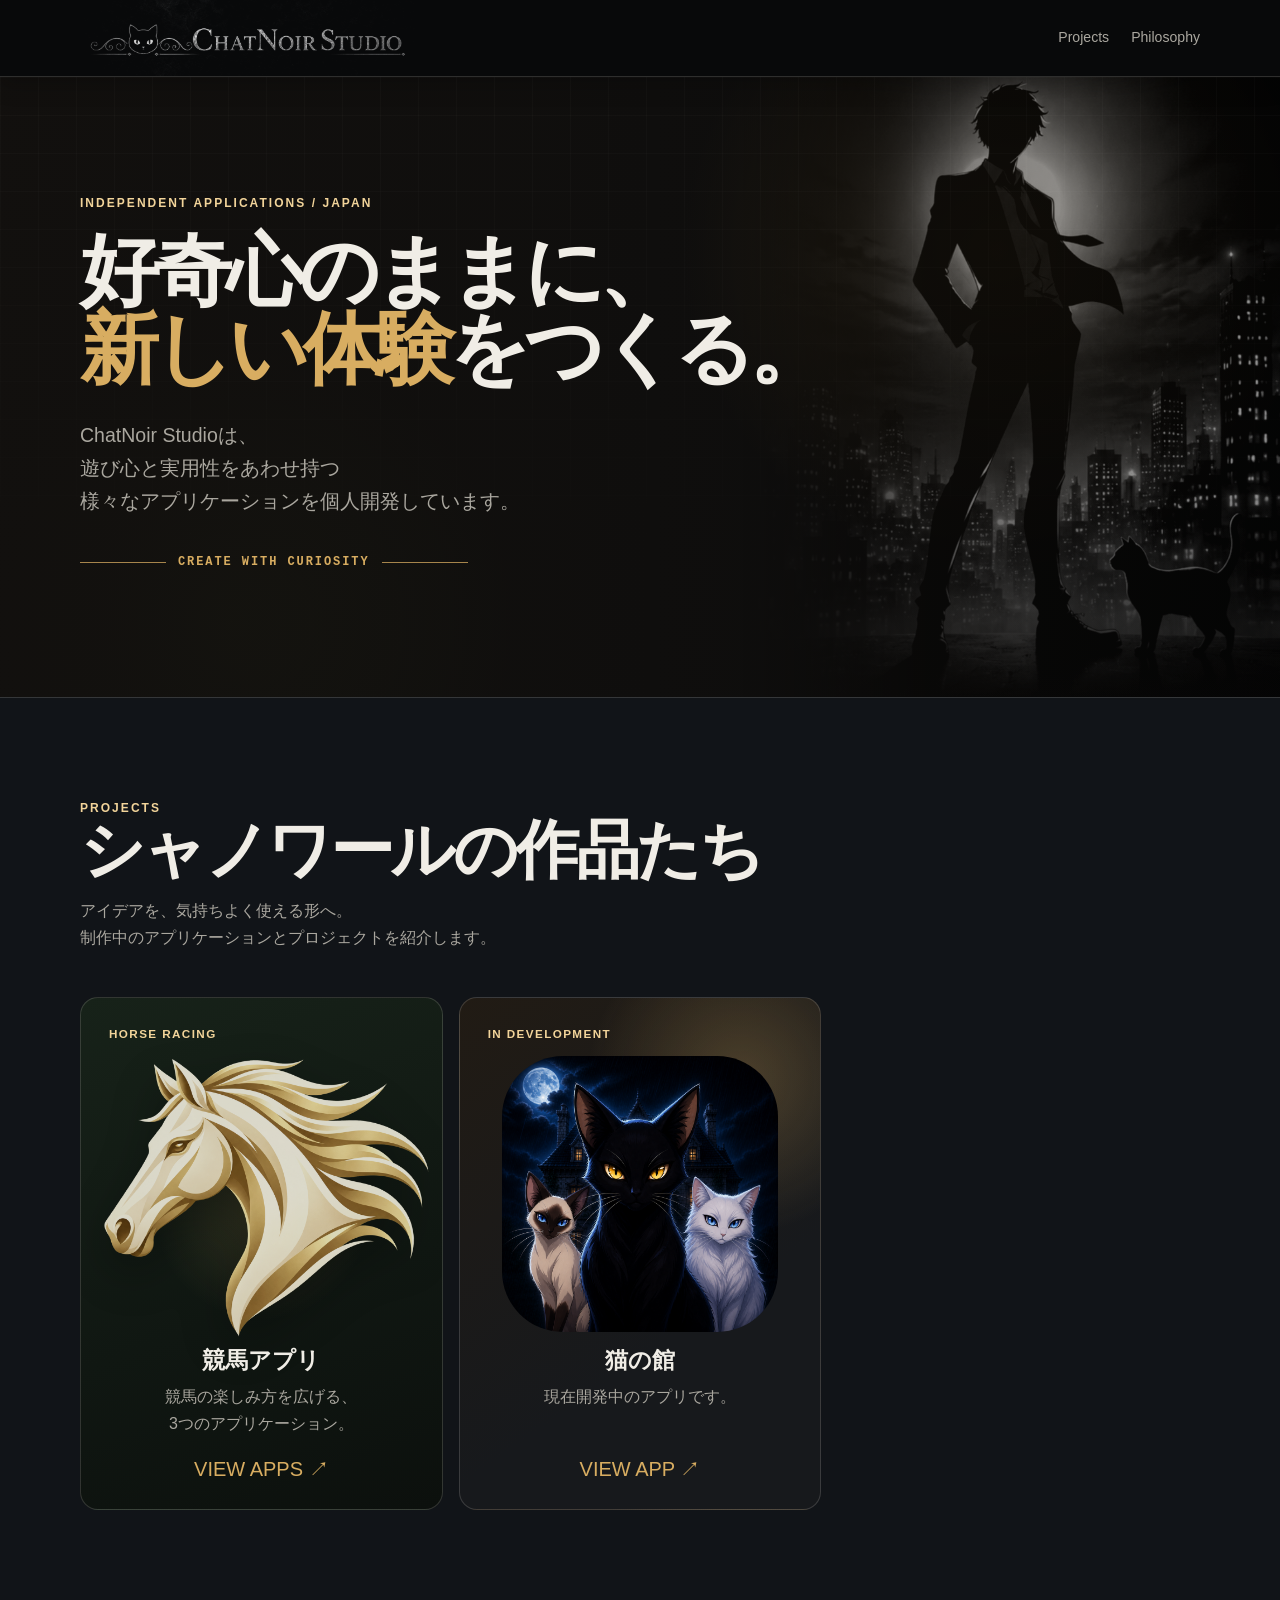
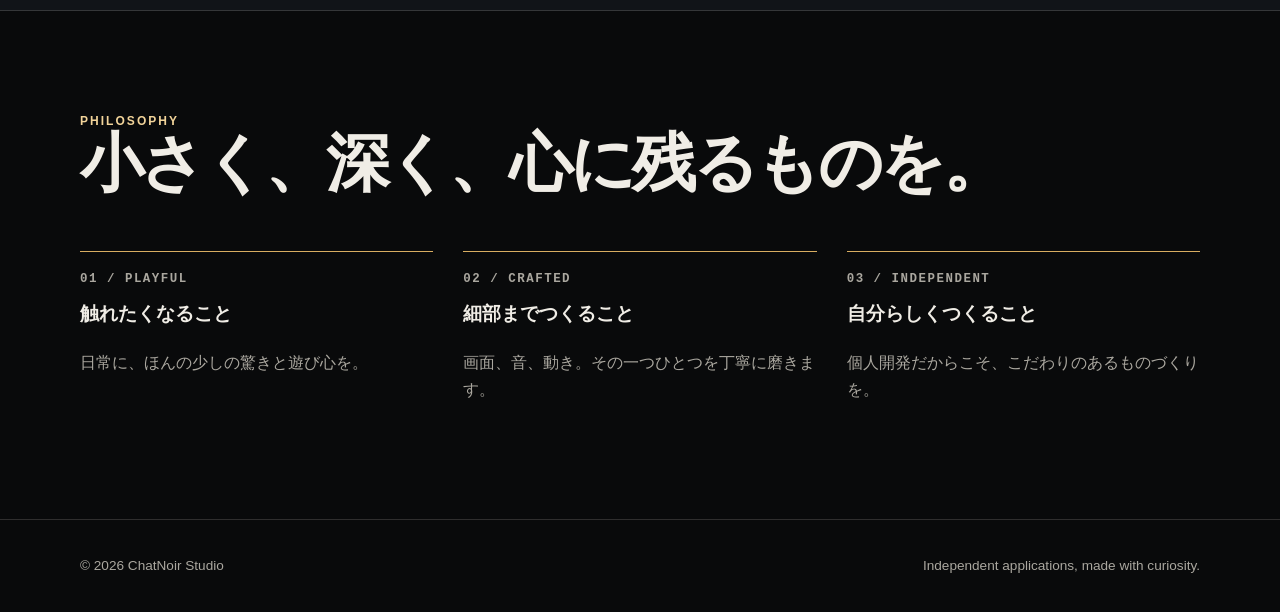
<file: index.html>
<!doctype html>
<html lang="ja"><head><meta charset="utf-8"><meta name="viewport" content="width=device-width, initial-scale=1"><meta name="description" content="ChatNoir Studioは、遊び心と実用性をあわせ持つ個人開発アプリケーションを制作しています。"><meta name="theme-color" content="#090a0b"><meta property="og:title" content="ChatNoir Studio"><meta property="og:description" content="遊び心と実用性をあわせ持つ、個人開発アプリケーション。"><meta property="og:type" content="website"><meta property="og:url" content="https://true-ocean.github.io/"><meta property="og:locale" content="ja_JP"><meta property="og:site_name" content="ChatNoir Studio"><meta property="og:image" content="https://true-ocean.github.io/assets/og-home.png"><meta property="og:image:type" content="image/png"><meta property="og:image:width" content="1200"><meta property="og:image:height" content="630"><meta property="og:image:alt" content="夜の街に立つ人物と黒猫。好奇心のままに、新しい体験をつくる。"><meta name="twitter:card" content="summary_large_image"><meta name="twitter:title" content="ChatNoir Studio"><meta name="twitter:description" content="遊び心と実用性をあわせ持つ、個人開発アプリケーション。"><meta name="twitter:image" content="https://true-ocean.github.io/assets/og-home.png"><meta name="twitter:image:alt" content="夜の街に立つ人物と黒猫。好奇心のままに、新しい体験をつくる。"><link rel="canonical" href="https://true-ocean.github.io/"><title>ChatNoir Studio — Independent applications</title><link rel="stylesheet" href="assets/site.css"></head>
<body><div class="site-shell"><header class="site-header"><nav class="container nav" aria-label="メインナビゲーション"><a class="brand" href="./"><img class="brand-logo" src="assets/chatnoir-top-banner.png" alt="ChatNoir Studio"></a><div class="nav-links"><a href="#projects">Projects</a><a href="#philosophy">Philosophy</a></div></nav></header>
<main><section class="hero"><div class="hero-poster" role="img" aria-label="夜の街に立つ人物と黒猫を描いたChatNoir Studioのイメージ"></div><div class="container hero-content"><p class="kicker">Independent applications / Japan</p><h1><span class="line">好奇心のままに、</span><span class="line"><em>新しい体験</em>をつくる。</span></h1><p class="lead">ChatNoir Studioは、<br>遊び心と実用性をあわせ持つ<br>様々なアプリケーションを個人開発しています。</p><p class="hero-rule">CREATE WITH CURIOSITY</p></div></section>
<section class="section section-dark" id="projects"><div class="container"><div class="section-head"><div><p class="kicker">Projects</p><h2 class="heading-single">シャノワールの作品たち</h2></div><p class="section-copy">アイデアを、気持ちよく使える形へ。<br>制作中のアプリケーションとプロジェクトを紹介します。</p></div><div class="projects"><a class="project project-keiba" href="/horse-racing/"><span class="project-horse" aria-hidden="true"></span><p class="project-status">HORSE RACING</p><h3>競馬アプリ</h3><p class="project-desc">競馬の楽しみ方を広げる、<br>3つのアプリケーション。</p><span class="project-arrow" aria-hidden="true">VIEW APPS ↗</span></a><a class="project" href="neko-no-yakata/"><p class="project-status">IN DEVELOPMENT</p><img class="project-cat-art" src="assets/neko-no-yakata-icon.png" alt=""><h3>猫の館</h3><p class="project-desc">現在開発中のアプリです。</p><span class="project-arrow" aria-hidden="true">VIEW APP ↗</span></a></div></div></section>
<section class="section" id="philosophy"><div class="container"><p class="kicker">Philosophy</p><h2 class="heading-single">小さく、深く、心に残るものを。</h2><div class="beliefs"><article class="belief"><p class="belief-index">01 / PLAYFUL</p><h3>触れたくなること</h3><p>日常に、ほんの少しの驚きと遊び心を。</p></article><article class="belief"><p class="belief-index">02 / CRAFTED</p><h3>細部までつくること</h3><p>画面、音、動き。その一つひとつを丁寧に磨きます。</p></article><article class="belief"><p class="belief-index">03 / INDEPENDENT</p><h3>自分らしくつくること</h3><p>個人開発だからこそ、こだわりのあるものづくりを。</p></article></div></div></section>
</main><footer class="site-footer"><div class="container footer-inner"><span>© 2026 ChatNoir Studio</span><span>Independent applications, made with curiosity.</span></div></footer></div></body></html>
</file>
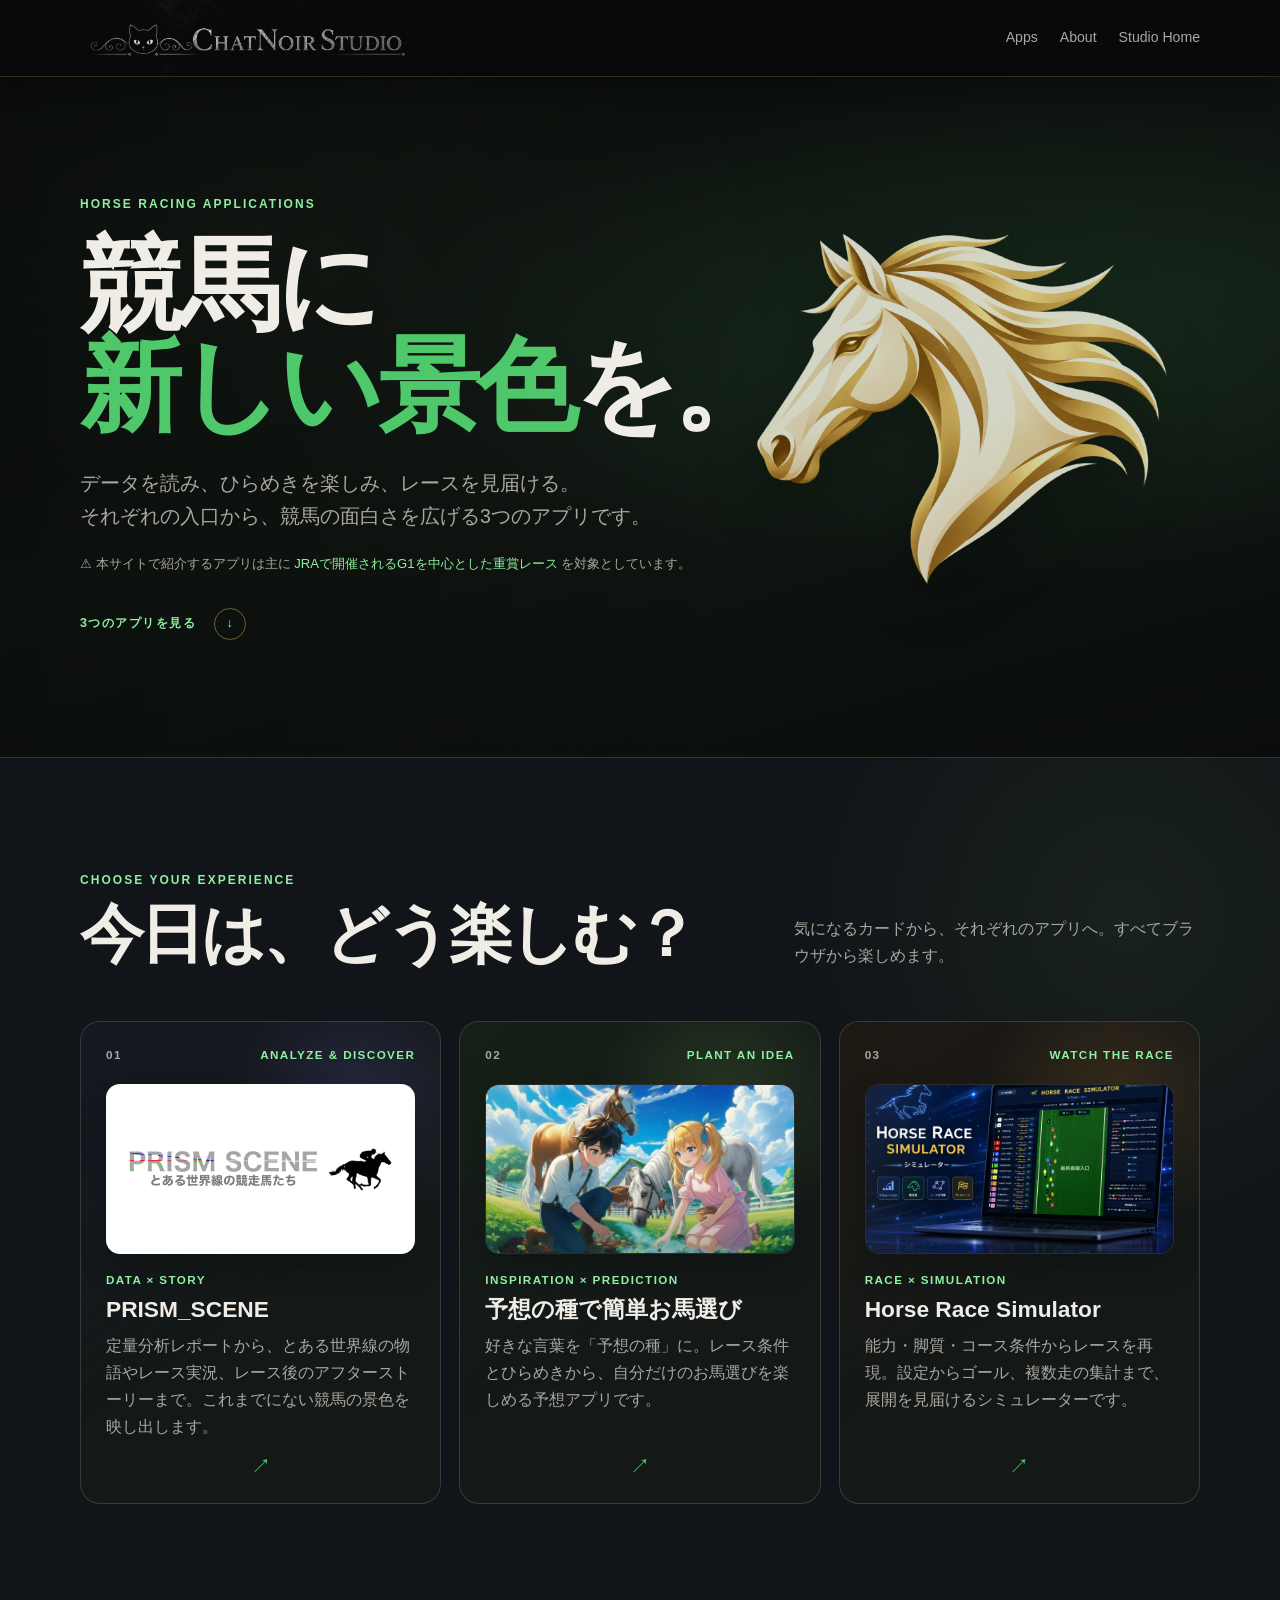
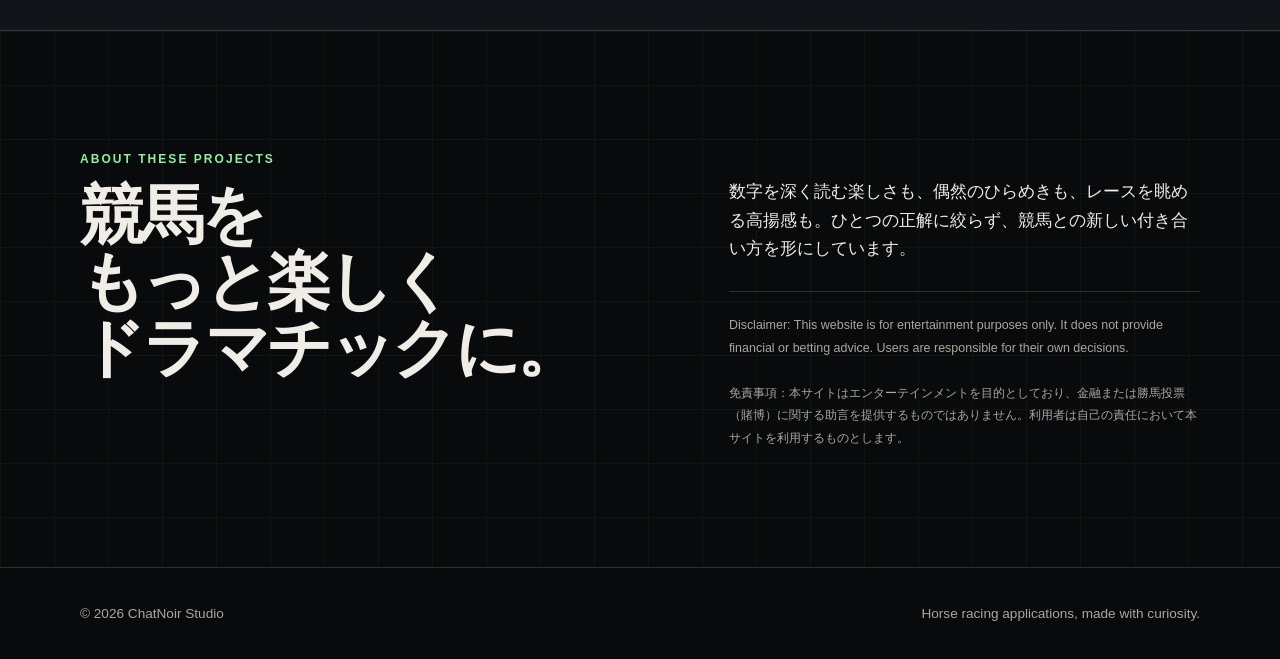
<file: horse-racing/index.html>
<!doctype html>
<html lang="ja">
<head>
  <meta charset="utf-8">
  <meta name="viewport" content="width=device-width, initial-scale=1">
  <meta name="description" content="ChatNoir Studioが制作する、競馬の楽しみ方を広げる3つのアプリケーションを紹介します。">
  <meta name="theme-color" content="#090a0b">
  <meta property="og:title" content="Horse Racing Apps — ChatNoir Studio">
  <meta property="og:description" content="分析、ひらめき、シミュレーション。競馬をもっと楽しむための3つのアプリ。">
  <meta property="og:type" content="website">
  <meta property="og:url" content="https://true-ocean.github.io/horse-racing/">
  <meta property="og:locale" content="ja_JP">
  <meta property="og:site_name" content="ChatNoir Studio">
  <meta property="og:image" content="https://true-ocean.github.io/assets/og-racing.png">
  <meta property="og:image:type" content="image/png">
  <meta property="og:image:width" content="1200">
  <meta property="og:image:height" content="630">
  <meta property="og:image:alt" content="金色の馬の横顔。競馬に新しい景色を。">
  <meta name="twitter:card" content="summary_large_image">
  <meta name="twitter:title" content="Horse Racing Apps — ChatNoir Studio">
  <meta name="twitter:description" content="分析、ひらめき、シミュレーション。競馬をもっと楽しむための3つのアプリ。">
  <meta name="twitter:image" content="https://true-ocean.github.io/assets/og-racing.png">
  <meta name="twitter:image:alt" content="金色の馬の横顔。競馬に新しい景色を。">
  <link rel="canonical" href="https://true-ocean.github.io/horse-racing/">
  <title>Horse Racing Apps — ChatNoir Studio</title>
  <link rel="stylesheet" href="../assets/site.css">
  <link rel="stylesheet" href="../assets/horse-racing.css?v=20260815s">
</head>
<body class="racing-page">
  <div class="site-shell">
    <header class="site-header">
      <nav class="container nav" aria-label="メインナビゲーション">
        <a class="brand" href="../">
          <img class="brand-logo" src="../assets/chatnoir-top-banner.png" alt="ChatNoir Studio">
        </a>
        <div class="nav-links">
          <a href="#apps">Apps</a>
          <a href="#about">About</a>
          <a href="../">Studio Home</a>
        </div>
      </nav>
    </header>

    <main>
      <section class="racing-hero">
        <div class="racing-hero-art" aria-hidden="true">
          <span class="racing-horse"></span>
        </div>
        <div class="container racing-hero-content">
          <p class="kicker">Horse racing applications</p>
          <h1>
            <span class="racing-hero-line">競馬に</span>
            <span class="racing-hero-line"><em>新しい景色</em>を。</span>
          </h1>
          <p class="lead">データを読み、ひらめきを楽しみ、レースを見届ける。<br>それぞれの入口から、競馬の面白さを広げる3つのアプリです。</p>
          <p class="racing-hero-note" role="note">
            ⚠ 本サイトで紹介するアプリは主に <span class="racing-hero-note-accent">JRAで開催されるG1を中心とした重賞レース</span> を対象としています。
          </p>
          <a class="racing-scroll" href="#apps">3つのアプリを見る <span aria-hidden="true">↓</span></a>
        </div>
      </section>

      <section class="racing-apps" id="apps">
        <div class="container">
          <div class="racing-section-head">
            <div>
              <p class="kicker">Choose your experience</p>
              <h2>今日は、どう楽しむ？</h2>
            </div>
            <p>気になるカードから、それぞれのアプリへ。すべてブラウザから楽しめます。</p>
          </div>

          <div class="racing-app-grid">
            <a class="racing-app-card racing-app-prism" href="https://prism-scene.streamlit.app/" target="_blank" rel="noopener noreferrer">
              <div class="racing-app-topline">
                <span>01</span>
                <span>ANALYZE &amp; DISCOVER</span>
              </div>
              <div class="racing-visual racing-image-visual prism-image-visual">
                <img class="prism-banner" src="../assets/prism-scene-banner.png" alt="PRISM_SCENE とある世界線の競走馬たち" loading="lazy">
              </div>
              <div class="racing-app-copy">
                <p class="racing-app-type">Data × Story</p>
                <h3>PRISM_SCENE</h3>
                <p>定量分析レポートから、とある世界線の物語やレース実況、レース後のアフターストーリーまで。これまでにない競馬の景色を映し出します。</p>
              </div>
              <span class="racing-app-arrow" aria-hidden="true">↗</span>
            </a>

            <a class="racing-app-card racing-app-seed" href="https://true-ocean.github.io/JRA_Prediction_App/" target="_blank" rel="noopener noreferrer">
              <div class="racing-app-topline">
                <span>02</span>
                <span>PLANT AN IDEA</span>
              </div>
              <div class="racing-visual racing-image-visual">
                <img src="../assets/prediction-seed.png" alt="馬たちが見守る牧場で予想の種を蒔くイメージ" loading="lazy">
              </div>
              <div class="racing-app-copy">
                <p class="racing-app-type">Inspiration × Prediction</p>
                <h3>予想の種で簡単お馬選び</h3>
                <p>好きな言葉を「予想の種」に。レース条件とひらめきから、自分だけのお馬選びを楽しめる予想アプリです。</p>
              </div>
              <span class="racing-app-arrow" aria-hidden="true">↗</span>
            </a>

            <a class="racing-app-card racing-app-simulator" href="https://true-ocean.github.io/JRA-Race-Simulator/" target="_blank" rel="noopener noreferrer">
              <div class="racing-app-topline">
                <span>03</span>
                <span>WATCH THE RACE</span>
              </div>
              <div class="racing-visual racing-image-visual">
                <img src="../assets/horse-race-simulator.png" alt="Horse Race Simulatorのレース画面イメージ" loading="lazy">
              </div>
              <div class="racing-app-copy">
                <p class="racing-app-type">Race × Simulation</p>
                <h3>Horse Race Simulator</h3>
                <p>能力・脚質・コース条件からレースを再現。設定からゴール、複数走の集計まで、展開を見届けるシミュレーターです。</p>
              </div>
              <span class="racing-app-arrow" aria-hidden="true">↗</span>
            </a>
          </div>
        </div>
      </section>

      <section class="racing-about" id="about">
        <div class="container racing-about-inner">
          <div>
            <p class="kicker">About these projects</p>
            <h2>競馬を<br>もっと楽しく<br>ドラマチックに。</h2>
          </div>
          <div class="racing-about-copy">
            <p>数字を深く読む楽しさも、偶然のひらめきも、レースを眺める高揚感も。ひとつの正解に絞らず、競馬との新しい付き合い方を形にしています。</p>
            <p class="racing-note">Disclaimer: This website is for entertainment purposes only. It does not provide financial or betting advice. Users are responsible for their own decisions.<br><br>免責事項：本サイトはエンターテインメントを目的としており、金融または勝馬投票（賭博）に関する助言を提供するものではありません。利用者は自己の責任において本サイトを利用するものとします。</p>
          </div>
        </div>
      </section>
    </main>

    <footer class="site-footer">
      <div class="container footer-inner">
        <span>© 2026 ChatNoir Studio</span>
        <span>Horse racing applications, made with curiosity.</span>
      </div>
    </footer>
  </div>
</body>
</html>
</file>
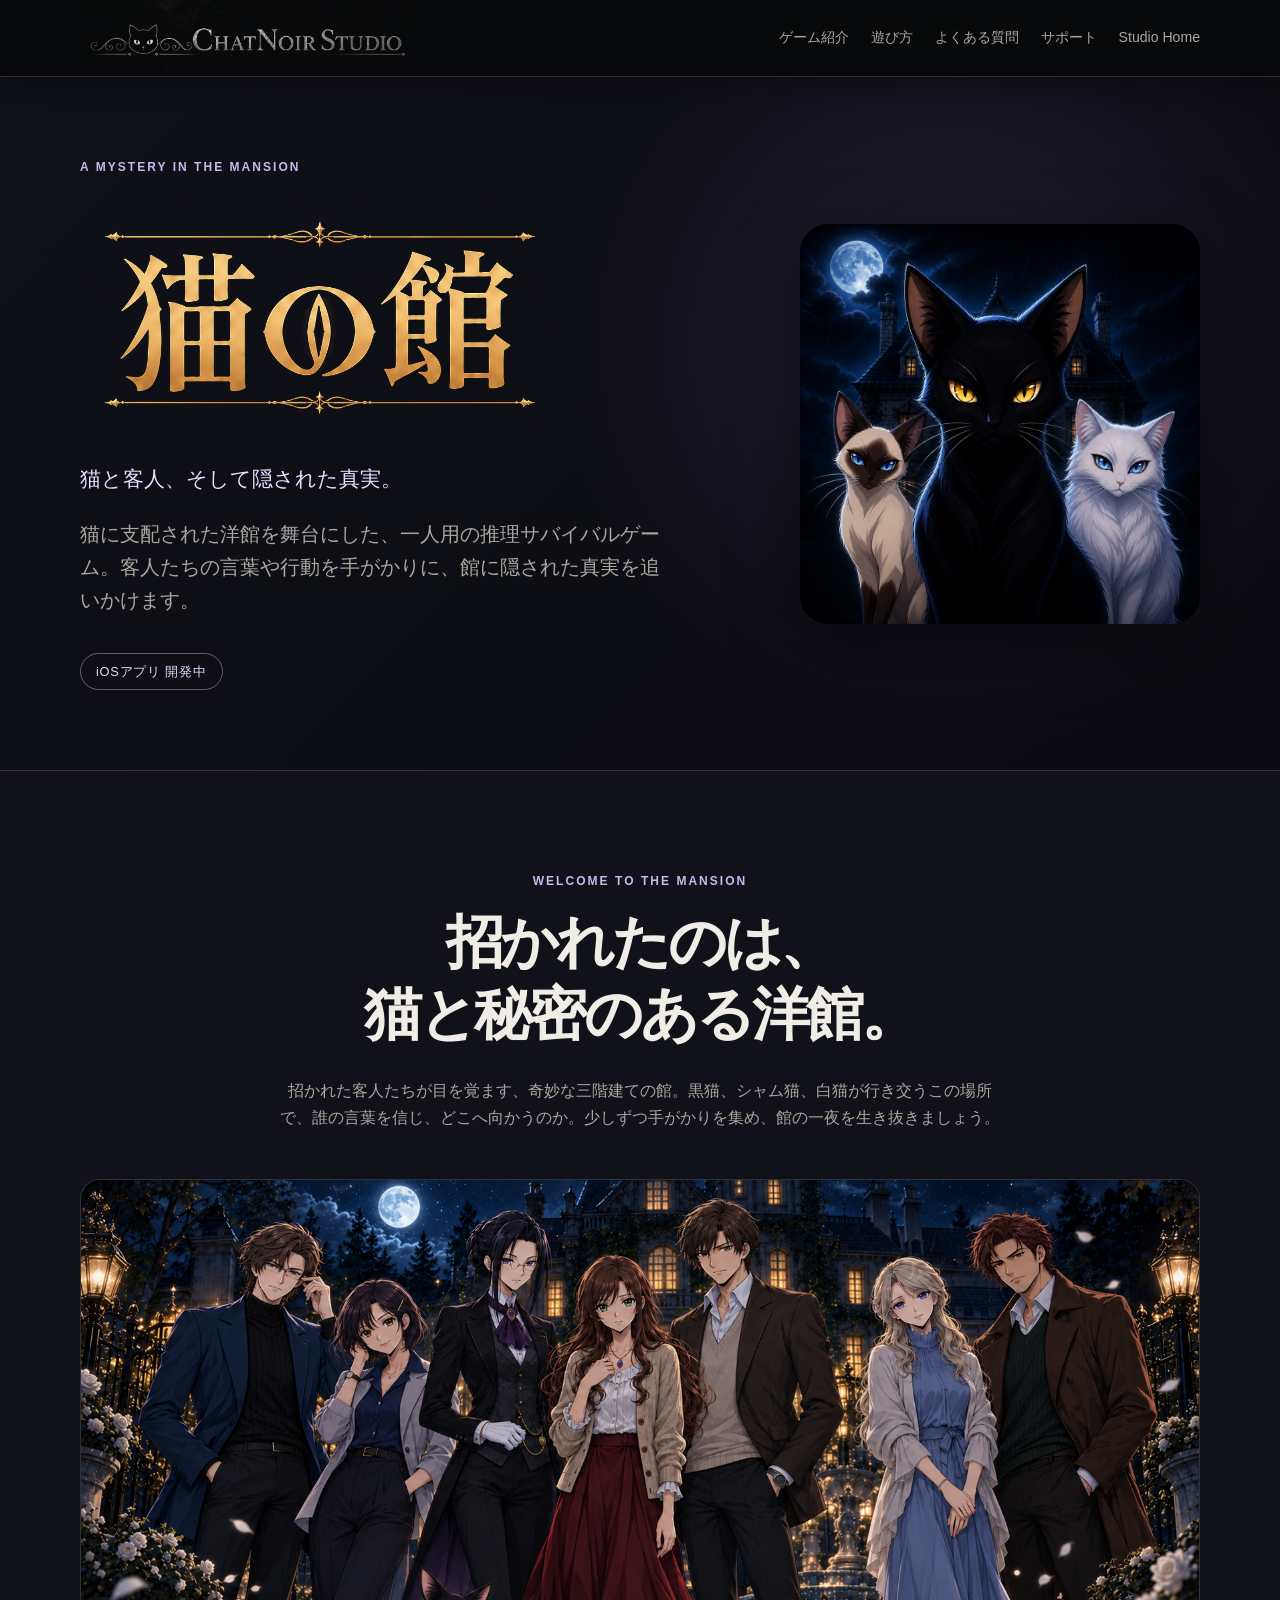
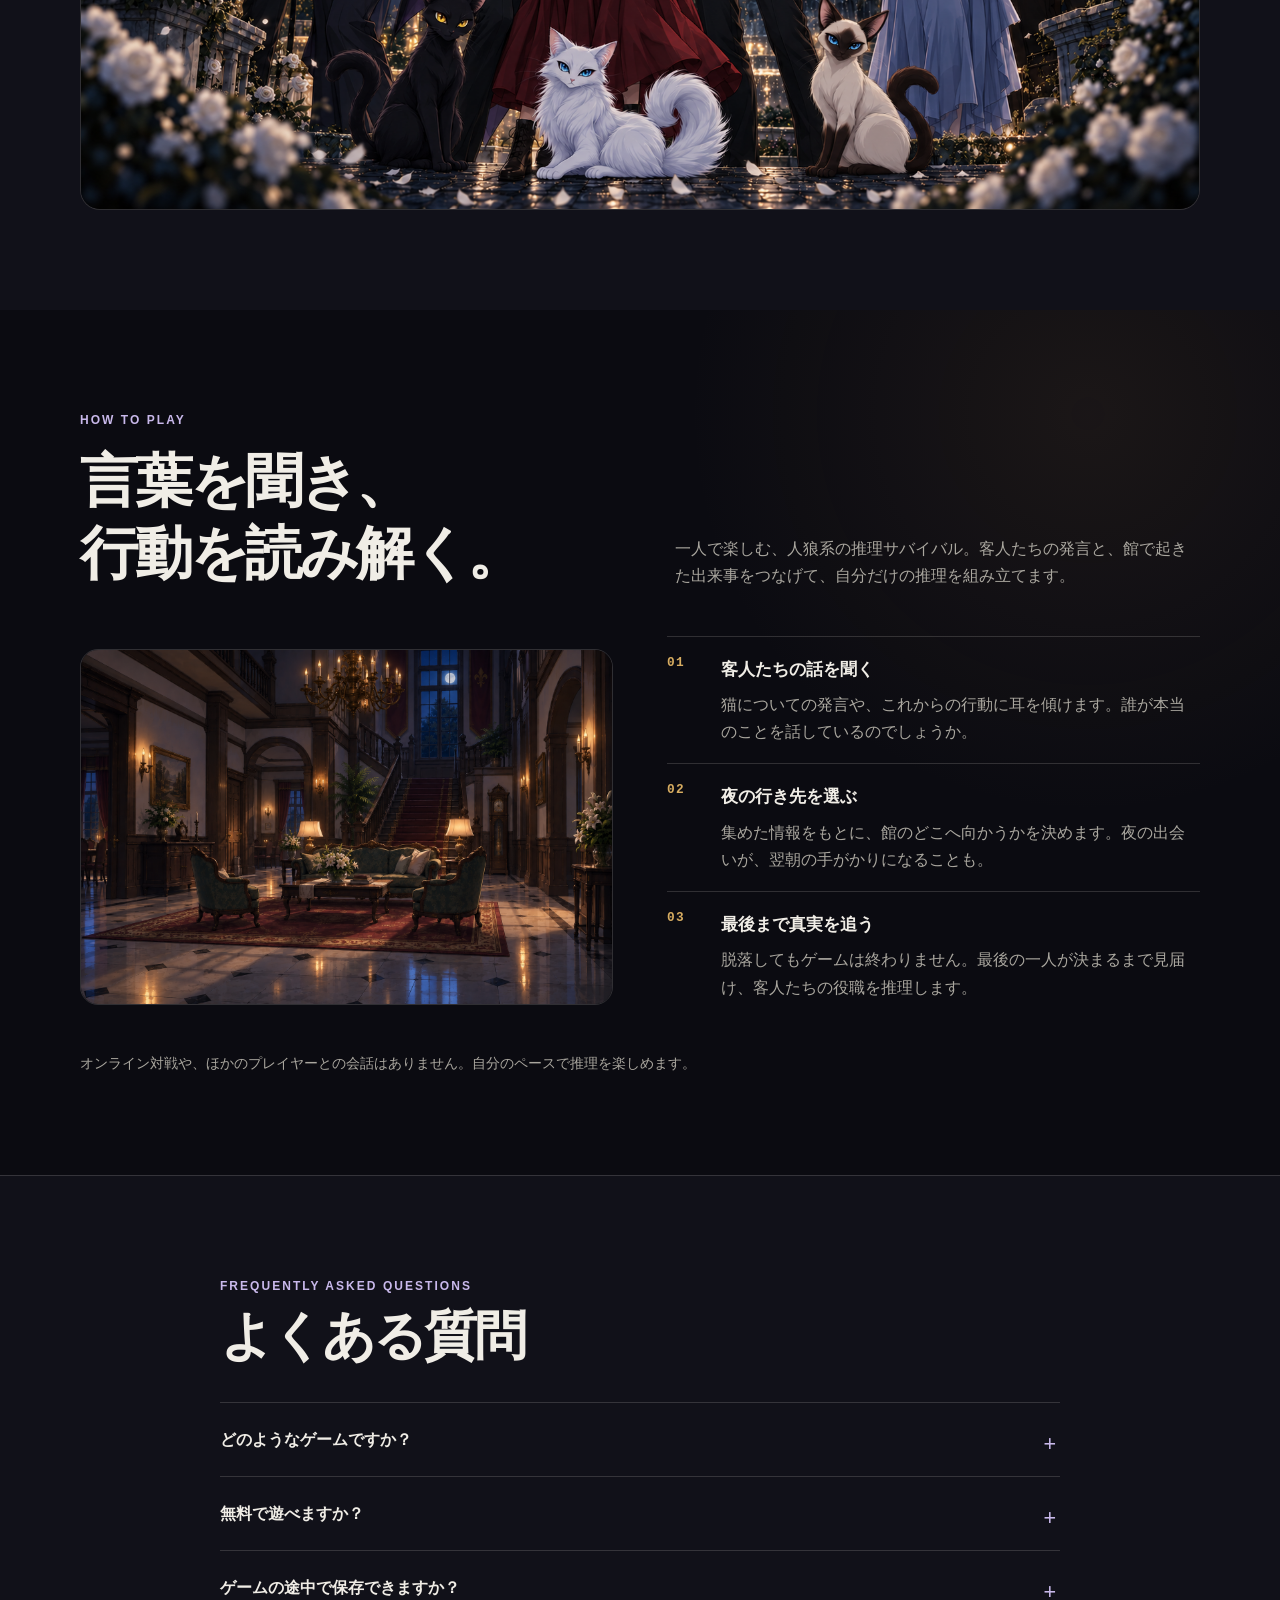
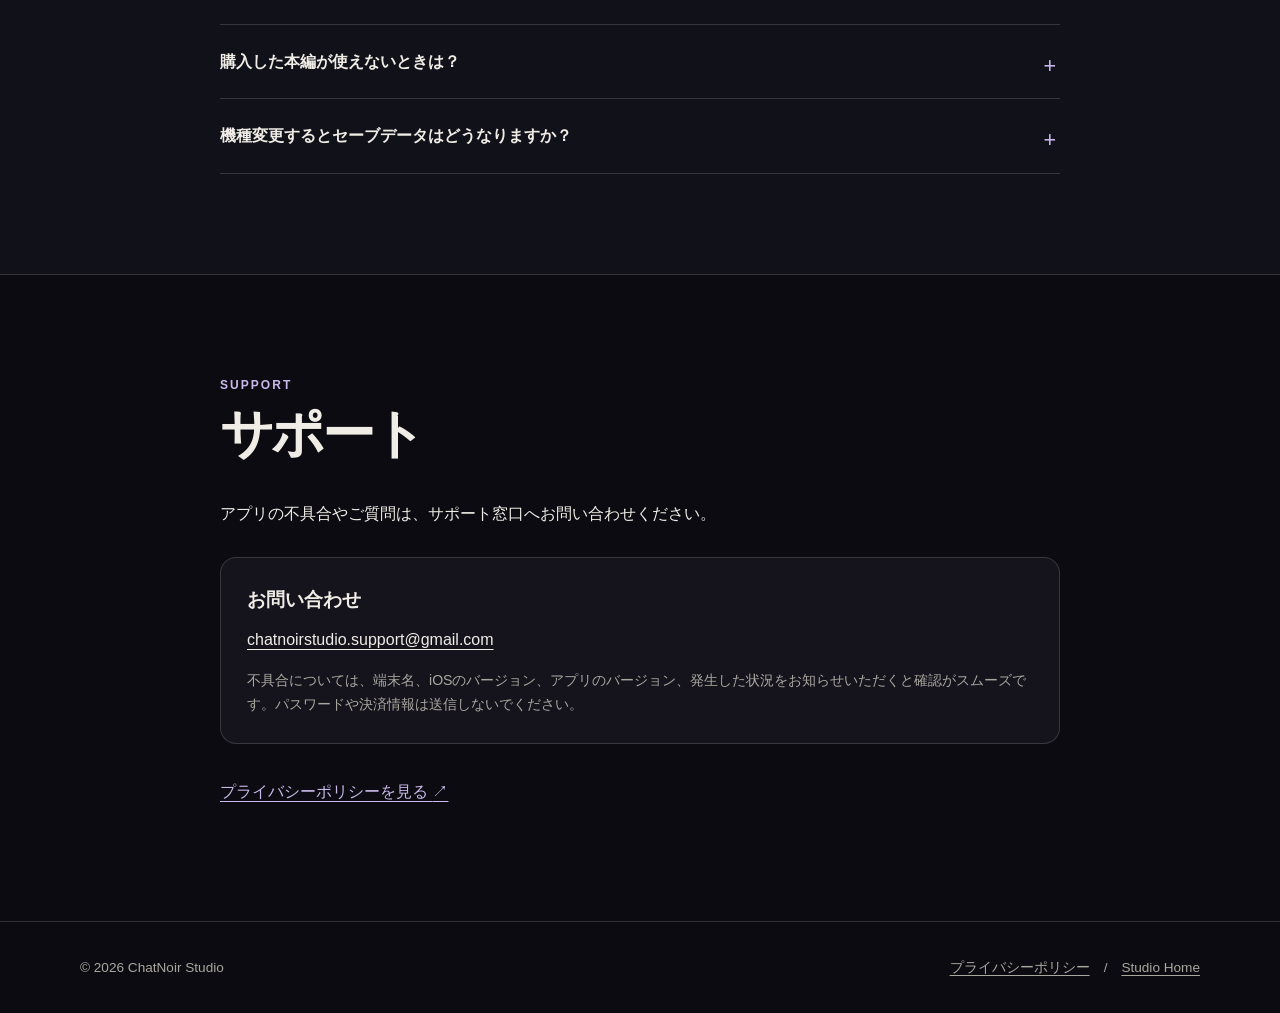
<file: neko-no-yakata/index.html>
<!doctype html>
<html lang="ja">
<head>
  <meta charset="utf-8">
  <meta name="viewport" content="width=device-width, initial-scale=1">
  <meta name="description" content="猫の館は、謎めいた洋館を舞台にした一人用の推理サバイバルゲームです。アプリの紹介、よくある質問、サポートをご案内します。">
  <meta name="theme-color" content="#090a0b">
  <meta property="og:title" content="猫の館 — ChatNoir Studio">
  <meta property="og:description" content="猫に支配された館で、手がかりを集めて真実にたどり着く。一人用の推理サバイバルゲーム。">
  <meta property="og:type" content="website">
  <meta property="og:url" content="https://chatnoirstudio.jp/neko-no-yakata/">
  <meta property="og:locale" content="ja_JP">
  <meta property="og:site_name" content="ChatNoir Studio">
  <meta property="og:image" content="https://chatnoirstudio.jp/assets/neko-no-yakata-key-visual-v4.png">
  <meta property="og:image:type" content="image/png">
  <meta property="og:image:width" content="1672">
  <meta property="og:image:height" content="941">
  <meta property="og:image:alt" content="月夜の館を背景に集うセレスと六人の客人、三匹の猫">
  <meta name="twitter:card" content="summary_large_image">
  <meta name="twitter:title" content="猫の館 — ChatNoir Studio">
  <meta name="twitter:description" content="猫に支配された館で、手がかりを集めて真実にたどり着く。一人用の推理サバイバルゲーム。">
  <meta name="twitter:image" content="https://chatnoirstudio.jp/assets/neko-no-yakata-key-visual-v4.png">
  <meta name="twitter:image:alt" content="月夜の館を背景に集うセレスと六人の客人、三匹の猫">
  <link rel="canonical" href="https://chatnoirstudio.jp/neko-no-yakata/">
  <title>猫の館 — ChatNoir Studio</title>
  <link rel="stylesheet" href="../assets/site.css">
  <link rel="stylesheet" href="../assets/neko-no-yakata.css">
</head>
<body class="neko-page">
  <header class="site-header">
    <nav class="container nav" aria-label="メインナビゲーション">
      <a class="brand" href="../"><img class="brand-logo" src="../assets/chatnoir-top-banner.png" alt="ChatNoir Studio"></a>
      <div class="nav-links"><a href="#about">ゲーム紹介</a><a href="#how-to-play">遊び方</a><a href="#faq">よくある質問</a><a href="#support">サポート</a><a href="../">Studio Home</a></div>
    </nav>
  </header>
  <main>
    <section class="neko-hero" id="about">
      <div class="container neko-hero-inner">
        <div class="neko-hero-copy">
          <p class="kicker">A mystery in the mansion</p>
          <h1><img class="neko-title-logo" src="../assets/neko-no-yakata-logo.png" alt="猫の館"></h1>
          <p class="neko-tagline">猫と客人、そして隠された真実。</p>
          <p class="lead">猫に支配された洋館を舞台にした、一人用の推理サバイバルゲーム。客人たちの言葉や行動を手がかりに、館に隠された真実を追いかけます。</p>
          <span class="neko-status">iOSアプリ 開発中</span>
        </div>
        <img class="neko-hero-image" src="../assets/neko-no-yakata-icon.png" alt="月夜の館を背景にした黒猫、シャム猫、白猫">
      </div>
    </section>
    <section class="neko-section neko-world" aria-labelledby="world-title">
      <div class="container">
        <div class="neko-world-intro">
          <p class="kicker">Welcome to the mansion</p>
          <h2 id="world-title">招かれたのは、<br>猫と秘密のある洋館。</h2>
          <p>招かれた客人たちが目を覚ます、奇妙な三階建ての館。黒猫、シャム猫、白猫が行き交うこの場所で、誰の言葉を信じ、どこへ向かうのか。少しずつ手がかりを集め、館の一夜を生き抜きましょう。</p>
        </div>
        <figure class="neko-key-visual">
          <img src="../assets/neko-no-yakata-key-visual-v4.png" alt="月夜の館を背景に集うセレス、エレナ、レオン、ナタリー、ジョージ、クララ、マークと三匹の猫" loading="lazy">
        </figure>
      </div>
    </section>
    <section class="neko-section neko-play" id="how-to-play">
      <div class="container">
        <div class="neko-play-heading">
          <div><p class="kicker">How to play</p><h2>言葉を聞き、<br>行動を読み解く。</h2></div>
          <p>一人で楽しむ、人狼系の推理サバイバル。客人たちの発言と、館で起きた出来事をつなげて、自分だけの推理を組み立てます。</p>
        </div>
        <div class="neko-play-layout">
          <img class="neko-lobby-image" src="../assets/neko-no-yakata-lobby.png" alt="月明かりが差し込む洋館のロビー" loading="lazy">
          <div class="neko-steps">
            <article><span>01</span><div><h3>客人たちの話を聞く</h3><p>猫についての発言や、これからの行動に耳を傾けます。誰が本当のことを話しているのでしょうか。</p></div></article>
            <article><span>02</span><div><h3>夜の行き先を選ぶ</h3><p>集めた情報をもとに、館のどこへ向かうかを決めます。夜の出会いが、翌朝の手がかりになることも。</p></div></article>
            <article><span>03</span><div><h3>最後まで真実を追う</h3><p>脱落してもゲームは終わりません。最後の一人が決まるまで見届け、客人たちの役職を推理します。</p></div></article>
          </div>
        </div>
        <p class="neko-play-note">オンライン対戦や、ほかのプレイヤーとの会話はありません。自分のペースで推理を楽しめます。</p>
      </div>
    </section>
    <section class="neko-section neko-faq" id="faq">
      <div class="container neko-content">
        <p class="kicker">Frequently asked questions</p>
        <h2>よくある質問</h2>
        <div class="neko-questions">
          <details><summary>どのようなゲームですか？</summary><p>「猫の館」は、一人で遊ぶ推理サバイバルゲームです。館の中で起こる出来事や客人たちの言葉を手がかりに、隠された役職や猫の動きを推理します。</p></details>
          <details><summary>無料で遊べますか？</summary><p>QUIETモードは無料でお楽しみいただけます。本編を購入すると、ほかのモードの解放を進められます。詳しい内容や価格は、アプリ内の購入画面をご確認ください。</p></details>
          <details><summary>ゲームの途中で保存できますか？</summary><p>進行中のゲームは端末に自動保存されます。ホームの「館に向かう」を選び、「つづきから始める」から再開できます。保存データは端末に保存されます。</p></details>
          <details><summary>購入した本編が使えないときは？</summary><p>購入時と同じApple Accountでサインインしていることと、通信環境を確認してください。アプリの「設定」内にある「購入を復元」から、購入情報の復元をお試しいただけます。</p></details>
          <details><summary>機種変更するとセーブデータはどうなりますか？</summary><p>進行状況は端末に保存されます。機種変更の際のデータ移行は、端末のバックアップや復元方法によって異なります。購入した本編の利用権は、購入時と同じApple Accountで「購入を復元」できます。</p></details>
        </div>
      </div>
    </section>
    <section class="neko-section" id="support">
      <div class="container neko-content">
        <p class="kicker">Support</p>
        <h2>サポート</h2>
        <p>アプリの不具合やご質問は、サポート窓口へお問い合わせください。</p>
        <div class="neko-contact"><h3>お問い合わせ</h3><p><a href="mailto:chatnoirstudio.support@gmail.com">chatnoirstudio.support@gmail.com</a></p><p class="neko-small">不具合については、端末名、iOSのバージョン、アプリのバージョン、発生した状況をお知らせいただくと確認がスムーズです。パスワードや決済情報は送信しないでください。</p></div>
        <p class="neko-privacy-link"><a href="privacy/">プライバシーポリシーを見る <span aria-hidden="true">↗</span></a></p>
      </div>
    </section>
  </main>
  <footer class="site-footer"><div class="container footer-inner"><span>© 2026 ChatNoir Studio</span><span><a href="privacy/">プライバシーポリシー</a>　/　<a href="../">Studio Home</a></span></div></footer>
</body>
</html>
</file>
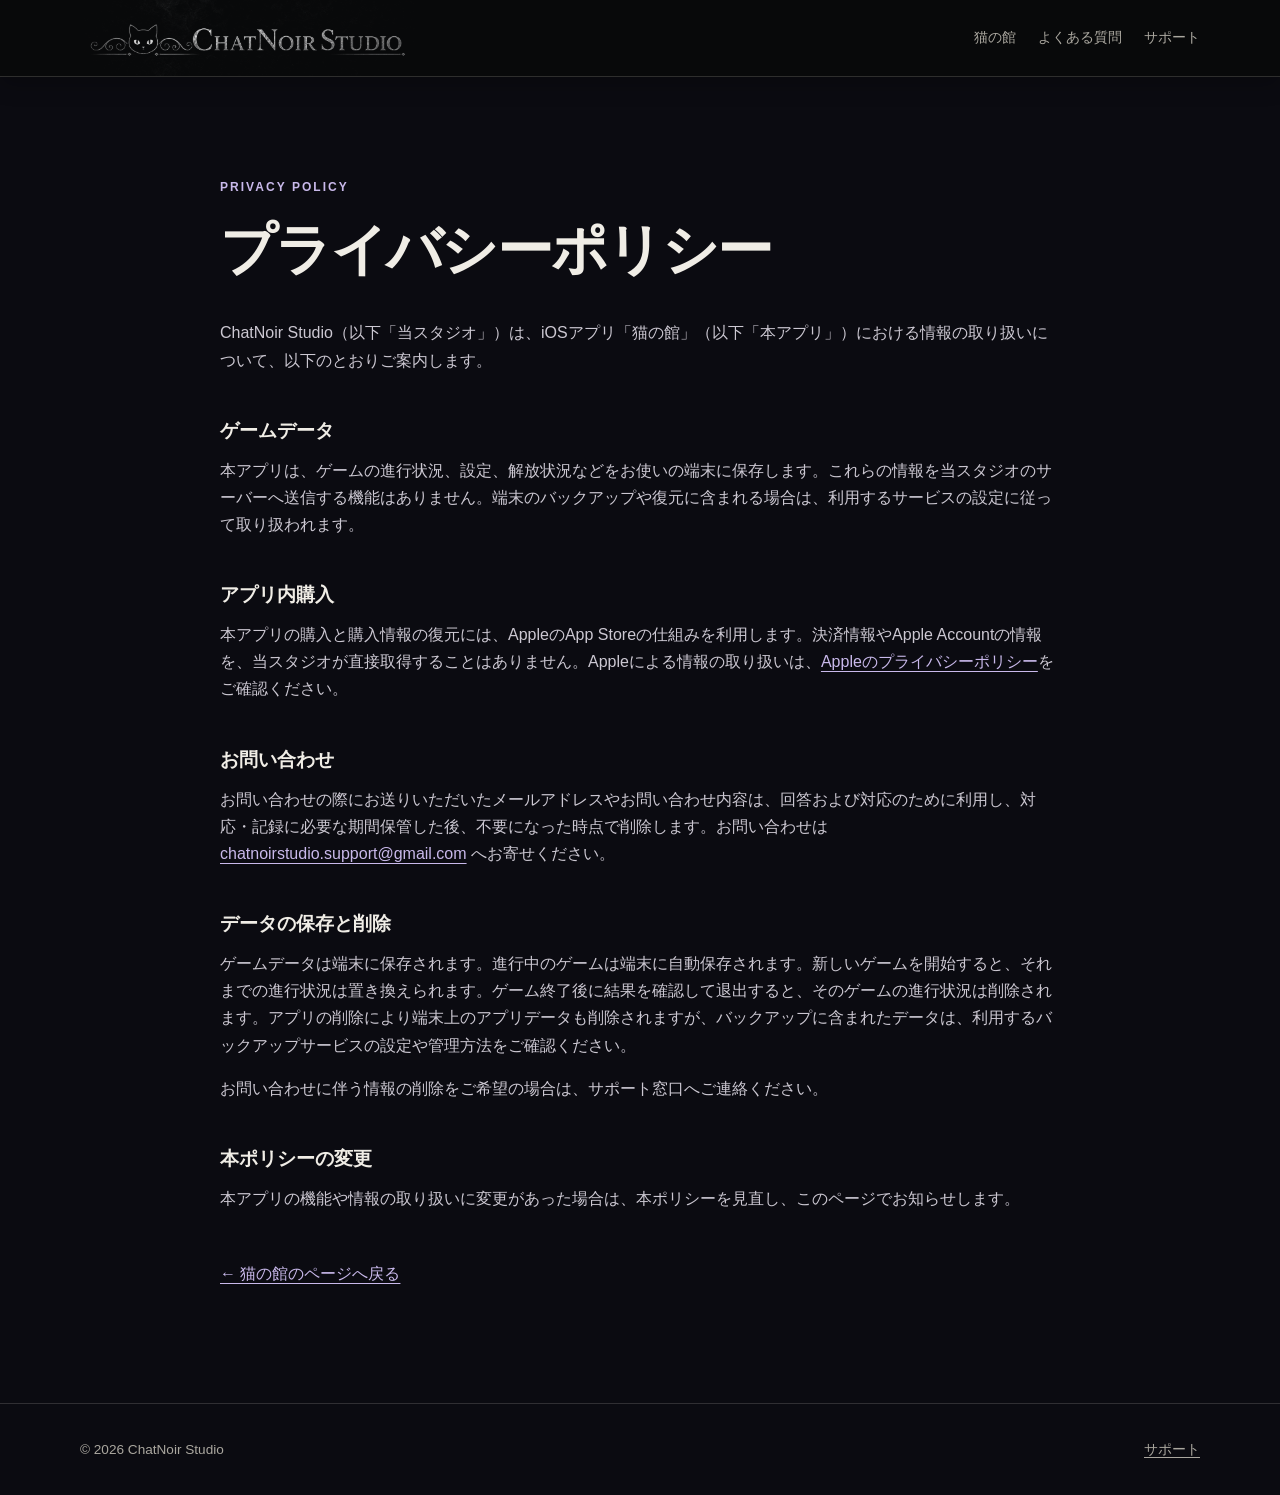
<file: neko-no-yakata/privacy/index.html>
<!doctype html>
<html lang="ja">
<head>
  <meta charset="utf-8">
  <meta name="viewport" content="width=device-width, initial-scale=1">
  <meta name="description" content="「猫の館」のプライバシーポリシーです。">
  <meta name="theme-color" content="#090a0b">
  <link rel="canonical" href="https://chatnoirstudio.jp/neko-no-yakata/privacy/">
  <title>プライバシーポリシー — 猫の館</title>
  <link rel="stylesheet" href="../../assets/site.css">
  <link rel="stylesheet" href="../../assets/neko-no-yakata.css">
</head>
<body class="neko-page">
  <header class="site-header">
    <nav class="container nav" aria-label="メインナビゲーション">
      <a class="brand" href="../../"><img class="brand-logo" src="../../assets/chatnoir-top-banner.png" alt="ChatNoir Studio"></a>
      <div class="nav-links"><a href="../">猫の館</a><a href="../#faq">よくある質問</a><a href="../#support">サポート</a></div>
    </nav>
  </header>
  <main class="neko-section neko-policy">
    <div class="container neko-content">
      <p class="kicker">Privacy policy</p>
      <h1>プライバシーポリシー</h1>
      <p>ChatNoir Studio（以下「当スタジオ」）は、iOSアプリ「猫の館」（以下「本アプリ」）における情報の取り扱いについて、以下のとおりご案内します。</p>
      <h2>ゲームデータ</h2>
      <p>本アプリは、ゲームの進行状況、設定、解放状況などをお使いの端末に保存します。これらの情報を当スタジオのサーバーへ送信する機能はありません。端末のバックアップや復元に含まれる場合は、利用するサービスの設定に従って取り扱われます。</p>
      <h2>アプリ内購入</h2>
      <p>本アプリの購入と購入情報の復元には、AppleのApp Storeの仕組みを利用します。決済情報やApple Accountの情報を、当スタジオが直接取得することはありません。Appleによる情報の取り扱いは、<a href="https://www.apple.com/jp/legal/privacy/" target="_blank" rel="noopener noreferrer">Appleのプライバシーポリシー</a>をご確認ください。</p>
      <h2>お問い合わせ</h2>
      <p>お問い合わせの際にお送りいただいたメールアドレスやお問い合わせ内容は、回答および対応のために利用し、対応・記録に必要な期間保管した後、不要になった時点で削除します。お問い合わせは <a href="mailto:chatnoirstudio.support@gmail.com">chatnoirstudio.support@gmail.com</a> へお寄せください。</p>
      <h2>データの保存と削除</h2>
      <p>ゲームデータは端末に保存されます。進行中のゲームは端末に自動保存されます。新しいゲームを開始すると、それまでの進行状況は置き換えられます。ゲーム終了後に結果を確認して退出すると、そのゲームの進行状況は削除されます。アプリの削除により端末上のアプリデータも削除されますが、バックアップに含まれたデータは、利用するバックアップサービスの設定や管理方法をご確認ください。</p>
      <p>お問い合わせに伴う情報の削除をご希望の場合は、サポート窓口へご連絡ください。</p>
      <h2>本ポリシーの変更</h2>
      <p>本アプリの機能や情報の取り扱いに変更があった場合は、本ポリシーを見直し、このページでお知らせします。</p>
      <p class="neko-back"><a href="../">← 猫の館のページへ戻る</a></p>
    </div>
  </main>
  <footer class="site-footer"><div class="container footer-inner"><span>© 2026 ChatNoir Studio</span><a href="../#support">サポート</a></div></footer>
</body>
</html>
</file>
<file: assets/site.css>
:root { --ink:#090a0b; --night:#111418; --panel:#171b20; --paper:#f0ede6; --muted:#aaa79f; --gold:#d8ad61; --gold-bright:#f2d49a; --line:rgba(240,237,230,.16); color-scheme:dark; }
* { box-sizing:border-box; } html { scroll-behavior:smooth; } body { margin:0; background:var(--ink); color:var(--paper); font-family:-apple-system,BlinkMacSystemFont,"Hiragino Sans","Yu Gothic",sans-serif; line-height:1.7; } a { color:inherit; }.container { width:min(1120px,calc(100% - 40px)); margin-inline:auto; }
.site-header { position:relative; z-index:2; border-bottom:1px solid var(--line); background:rgba(9,10,11,.84); }.nav { min-height:76px; display:flex; align-items:center; justify-content:space-between; gap:24px; }.brand { display:inline-flex; align-items:center; gap:11px; font-family:Georgia,"Times New Roman",serif; font-size:1.08rem; font-weight:700; letter-spacing:.08em; text-decoration:none; }.brand-mark { position:relative; width:27px; height:27px; border:1px solid var(--gold); border-radius:50% 50% 44% 44%; }.brand-mark::before,.brand-mark::after { content:""; position:absolute; top:-5px; width:9px; height:10px; border-top:1px solid var(--gold); }.brand-mark::before { left:1px; transform:rotate(-38deg); }.brand-mark::after { right:1px; transform:rotate(38deg); }.brand-mark i,.brand-mark i::before { position:absolute; display:block; content:""; }.brand-mark i { width:3px; height:3px; top:11px; left:7px; background:var(--gold-bright); box-shadow:10px 0 var(--gold-bright); }.brand-mark i::before { width:8px; height:1px; top:7px; left:5px; background:var(--gold); }.nav-links { display:flex; flex-wrap:wrap; gap:22px; color:var(--muted); font-size:.88rem; }.nav-links a { text-decoration:none; }.nav-links a:hover { color:var(--gold-bright); }
.hero { position:relative; min-height:690px; display:grid; align-items:center; overflow:hidden; isolation:isolate; }.hero::before { content:""; position:absolute; z-index:-2; inset:0; background:radial-gradient(circle at 72% 37%,rgba(215,172,92,.18),transparent 21%),linear-gradient(130deg,#08090a 15%,#15171a 54%,#08090a); }.hero::after { content:""; position:absolute; z-index:-1; inset:0; opacity:.38; background-image:linear-gradient(rgba(240,237,230,.08) 1px,transparent 1px),linear-gradient(90deg,rgba(240,237,230,.08) 1px,transparent 1px); background-size:52px 52px; mask-image:linear-gradient(to bottom,black,transparent 84%); }.hero-content { padding-block:112px; max-width:none; }.kicker { margin:0; color:var(--gold-bright); font-size:.75rem; font-weight:800; letter-spacing:.17em; text-transform:uppercase; } h1,h2,h3,p { margin-top:0; } h1 { max-width:760px; margin-block:20px 30px; font-family:Georgia,"Times New Roman",serif; font-size:clamp(2.6rem,6.2vw,5.4rem); font-weight:600; line-height:.98; letter-spacing:-.075em; } h1 .line { display:block; white-space:nowrap; } h1 em { color:var(--gold); font-style:normal; }.lead { max-width:590px; color:var(--muted); font-size:clamp(1.05rem,2vw,1.22rem); }.hero-rule { display:flex; align-items:center; flex-wrap:nowrap; gap:12px; margin-top:37px; color:var(--gold); font:700 .75rem ui-monospace,SFMono-Regular,Menlo,monospace; letter-spacing:.16em; white-space:nowrap; }.hero-rule::before,.hero-rule::after { content:""; flex:1 1 24px; width:auto; max-width:86px; height:1px; background:currentColor; opacity:.75; }.hero-cat { position:absolute; right:10%; bottom:0; width:min(30vw,330px); height:360px; opacity:.6; }.hero-cat::before { content:""; position:absolute; bottom:20px; left:29%; width:150px; height:190px; border-radius:48% 48% 40% 40%; background:#050506; box-shadow:0 0 90px 13px rgba(214,174,101,.2); }.hero-cat::after { content:""; position:absolute; bottom:190px; left:35%; width:107px; height:108px; background:#050506; clip-path:polygon(10% 22%,7% 0,31% 17%,50% 9%,72% 17%,93% 0,90% 23%,100% 54%,82% 87%,50% 100%,18% 87%,0 54%); }
.section { padding-block:100px; }.section-dark { border-block:1px solid var(--line); background:var(--night); }.section-head { display:flex; flex-direction:column; align-items:flex-start; gap:12px; } .section-head h2 { margin-bottom:0; } h2 { font-family:Georgia,"Times New Roman",serif; font-size:clamp(2.2rem,5vw,4.2rem); font-weight:600; line-height:1.04; letter-spacing:-.055em; } h2.heading-single { white-space:nowrap; }.section-copy { margin:0; color:var(--muted); max-width:40rem; justify-self:start; text-wrap:wrap; }.projects { display:grid; grid-template-columns:repeat(3,minmax(0,1fr)); column-gap:16px; row-gap:0; margin-top:46px; align-items:stretch; }.project { width:100%; min-height:0; aspect-ratio:auto; display:grid; grid-template-rows:auto minmax(248px,1fr) auto auto auto; padding:28px; border:1px solid var(--line); border-radius:18px; background:var(--panel); text-decoration:none; transition:transform .2s ease,border-color .2s ease; }.project:hover { transform:translateY(-5px); border-color:rgba(216,173,97,.72); }.project:nth-child(2) { background:radial-gradient(circle at 78% 16%,rgba(216,173,97,.26),transparent 30%),linear-gradient(145deg,#211b14,#17191c 64%); }.project-status { grid-row:1; margin:0; color:var(--gold-bright); font-size:.73rem; font-weight:800; letter-spacing:.12em; line-height:1.3; white-space:nowrap; }.project h3 { grid-row:3; margin:0 0 8px; font-size:1.42rem; line-height:1.25; text-align:center; }.project-desc { grid-row:4; margin:0; min-height:2lh; color:var(--muted); text-align:center; }.project-arrow { grid-row:5; display:block; margin-top:20px; color:var(--gold); font-size:1.25rem; line-height:1.2; min-height:1.5rem; text-align:center; }.beliefs { display:grid; grid-template-columns:repeat(3,1fr); gap:30px; margin-top:46px; }.belief { border-top:1px solid var(--gold); padding-top:20px; }.belief p { color:var(--muted); }.belief-index { color:var(--gold); font:700 .78rem ui-monospace,SFMono-Regular,Menlo,monospace; letter-spacing:.12em; }.site-footer { border-top:1px solid var(--line); padding-block:34px; color:var(--muted); font-size:.85rem; }.footer-inner { display:flex; flex-wrap:wrap; justify-content:space-between; gap:18px; }
@media (max-width:960px) { .section-head { grid-template-columns:1fr; gap:18px; } .section-copy { justify-self:start; } }
@media (max-width:780px) { .container { width:min(100% - 30px,1120px); }.nav { padding-block:15px; align-items:center; justify-content:center; flex-direction:column; gap:10px; }.nav-links { gap:14px; justify-content:center; }.hero { min-height:630px; }.hero-content { padding-block:90px; }.hero-cat { right:-10%; width:260px; opacity:.38; }.section { padding-block:72px; }.section-head,.beliefs { grid-template-columns:1fr; gap:20px; }.section-copy { justify-self:start; max-width:36rem; }.projects { grid-template-columns:1fr; grid-template-rows:none; grid-auto-rows:1fr; column-gap:20px; row-gap:20px; margin-top:34px; }.project { padding:clamp(16px,5vw,28px); }.project h3 { font-size:1.2rem; margin-bottom:4px; }.project-desc { font-size:.9rem; line-height:1.4; }.project-arrow { margin-top:8px; font-size:1rem; } h1 { font-size:clamp(2.2rem,9.5vw,3.4rem); } h2.heading-single { font-size:clamp(1.45rem,6.4vw,2.6rem); } }

.site-shell { overflow: hidden; }
.site-header { position: relative; background: rgba(18, 16, 14, .92); }
.brand { display: inline-flex; align-items: center; text-decoration: none; }
.brand-logo { display: block; width: auto; height: 112px; margin-block: -34px; mix-blend-mode: screen; }
.hero { min-height: 620px; background: radial-gradient(circle at 78% 28%, rgba(232, 169, 56, .25), transparent 29%), radial-gradient(circle at 18% 88%, rgba(185, 228, 83, .13), transparent 24%); }
.hero::before { z-index: -1; background: linear-gradient(90deg, rgba(18,16,14,.98) 0%, rgba(18,16,14,.76) 42%, rgba(18,16,14,.15) 100%); }
.hero::after { z-index: -1; opacity: .3; background-size: 38px 38px; }
.hero-poster { position: absolute; z-index: -2; inset: 0 0 0 auto; width: min(42vw, 540px); opacity: .78; background: linear-gradient(90deg, var(--ink), transparent 34%, rgba(18,16,14,.16)), linear-gradient(0deg, var(--ink), transparent 34%), url("chatnoir-poster-figure.png") center 22% / cover no-repeat; filter: grayscale(1) contrast(1.08); mask-image: linear-gradient(to right, transparent, black 34%); }
.hero-cat { display: none; }
.project-cat-art { grid-row: 2; justify-self: center; align-self: center; width: auto; height: calc(100% - 28px); max-width: 100%; min-width: 0; min-height: 0; margin-block: 0; object-fit: contain; border-radius: 22%; }
.project-keiba { position: relative; overflow: hidden; background:
  radial-gradient(circle at 50% 42%, rgba(225, 186, 100, .16), transparent 31%),
  linear-gradient(160deg, #172219 0%, #101712 58%, #0c100d 100%); }
.project-keiba > * { position: relative; z-index: 1; }
.project-horse { grid-row: 2; justify-self: end; align-self: center; position: relative; z-index: 0; display: block; width: auto; height: calc(100% - 28px); aspect-ratio: 1; margin-right: -24px; background: url("horse-racing-mark.png") center / contain no-repeat; pointer-events: none; opacity: .94; filter: brightness(.9) saturate(.82) sepia(.08) drop-shadow(0 14px 20px rgba(0, 0, 0, .32)); transform: scale(1.262); transform-origin: 100% 51%; transition: opacity .25s ease, transform .25s ease; }
.project-keiba:hover .project-horse { opacity: 1; transform: translateY(-3px) scale(1.29); }
@media (max-width: 780px) {
  .brand { padding-inline-end: 2.75rem; }
  .brand-logo { height: 84px; margin-block: -26px; }
  .hero { min-height: 540px; }
  .hero-poster { width: 66vw; opacity: .4; }
}

/* Persistent navigation */
.site-shell { overflow: visible; }
.site-header { position: sticky; top: 0; z-index: 20; background: rgba(9, 10, 11, .97); box-shadow: 0 8px 20px rgba(0, 0, 0, .22); }
/* Match sticky header height so section top borders tuck under it (not a second line). */
section[id] { scroll-margin-top: 75px; } /* header is 77px on desktop */
@media (max-width: 780px) {
  /* Stacked nav is ~97px; hide the 1px section border under the header. */
  section[id] { scroll-margin-top: 95px; }
}
.site-header { overflow: hidden; }
</file>
<file: assets/horse-racing.css>
.racing-page {
  --turf: #355c3a;
  --turf-bright: #6d975f;
  --turf-dark: #0c140f;
  --cream: #f0ede6;
  /* 試し: アクセント文字をゴールドから芝グリーンへ */
  --gold: #4ec86a;
  --gold-bright: #8ef0a0;
  background: var(--ink);
}

.racing-page .site-header {
  border-bottom-color: rgba(216, 173, 97, .2);
}

.racing-hero {
  position: relative;
  min-height: 680px;
  display: grid;
  align-items: center;
  overflow: hidden;
  isolation: isolate;
  background:
    radial-gradient(ellipse at 78% 38%, rgba(78, 200, 106, .12), transparent 42%),
    radial-gradient(ellipse at 18% 22%, rgba(109, 151, 95, .08), transparent 36%),
    linear-gradient(165deg, #090b0a 0%, #101612 52%, #0a0d0b 100%);
}

.racing-hero::before {
  content: "";
  position: absolute;
  z-index: -1;
  inset: 0;
  background: linear-gradient(90deg, rgba(9, 11, 10, .55) 0%, transparent 58%);
  pointer-events: none;
}

.racing-hero-content {
  position: relative;
  z-index: 2;
  padding-block: 116px;
}

.racing-hero h1 {
  max-width: 720px;
  margin-block: 22px 30px;
  font-size: clamp(3.6rem, 8vw, 7.3rem);
  letter-spacing: -.04em;
}

.racing-hero-line {
  display: block;
  white-space: nowrap;
  word-break: keep-all;
  line-break: strict;
}

.racing-hero h1 em {
  color: var(--gold);
  font-style: normal;
}

.racing-hero .lead {
  max-width: 620px;
}

.racing-hero-note {
  max-width: 620px;
  margin: 16px 0 0;
  color: var(--muted);
  font-size: .82rem;
  line-height: 1.6;
  text-align: left;
}

.racing-hero-note-accent {
  color: var(--gold-bright);
}

.racing-scroll {
  display: inline-flex;
  align-items: center;
  gap: 18px;
  margin-top: 34px;
  color: var(--gold-bright);
  font-size: .78rem;
  font-weight: 800;
  letter-spacing: .12em;
  text-decoration: none;
}

.racing-scroll span {
  display: grid;
  place-items: center;
  width: 32px;
  height: 32px;
  border: 1px solid rgba(216, 173, 97, .48);
  border-radius: 50%;
  transition: transform .2s ease, background .2s ease;
}

.racing-scroll:hover span {
  transform: translateY(3px);
  background: rgba(216, 173, 97, .1);
}

.racing-hero-art {
  position: absolute;
  z-index: 1;
  right: max(2vw, calc((100vw - 1120px) / 2));
  top: 50%;
  width: min(42vw, 520px);
  aspect-ratio: 1;
  transform: translateY(-50%);
  pointer-events: none;
}

.racing-horse {
  position: absolute;
  inset: 5% 1% 10% 8%;
  background: url("horse-racing-mark.png") center / contain no-repeat;
  opacity: .83;
  filter: drop-shadow(0 20px 34px rgba(0, 0, 0, .38));
}

.racing-apps {
  padding-block: 112px 126px;
  border-block: 1px solid var(--line);
  background:
    radial-gradient(circle at 88% 18%, rgba(64, 107, 61, .16), transparent 24%),
    var(--night);
}

.racing-section-head {
  display: grid;
  grid-template-columns: minmax(0, 1.25fr) minmax(280px, .75fr);
  gap: 36px;
  align-items: end;
}

.racing-section-head h2 {
  margin: 12px 0 0;
}

.racing-section-head > p {
  margin: 0;
  max-width: 31rem;
  justify-self: end;
  color: var(--muted);
}

.racing-app-grid {
  display: grid;
  grid-template-columns: repeat(3, minmax(0, 1fr));
  gap: 18px;
  margin-top: 52px;
  align-items: stretch;
}

.racing-app-card {
  position: relative;
  min-height: 0;
  height: 100%;
  display: flex;
  flex-direction: column;
  overflow: hidden;
  padding: 25px;
  border: 1px solid var(--line);
  border-radius: 20px;
  background: #141918;
  color: inherit;
  text-decoration: none;
  transition: transform .25s ease, border-color .25s ease, box-shadow .25s ease;
}

.racing-app-card:hover {
  transform: translateY(-7px);
  border-color: rgba(216, 173, 97, .56);
  box-shadow: 0 20px 50px rgba(0, 0, 0, .2);
}

.racing-app-card::before {
  content: "";
  position: absolute;
  inset: 0;
  opacity: .9;
  pointer-events: none;
}

.racing-app-prism::before {
  background:
    radial-gradient(circle at 78% 17%, rgba(114, 111, 211, .2), transparent 27%),
    linear-gradient(145deg, rgba(24, 25, 40, .72), transparent 55%);
}

.racing-app-seed::before {
  background:
    radial-gradient(circle at 74% 18%, rgba(118, 165, 82, .24), transparent 28%),
    linear-gradient(145deg, rgba(24, 38, 25, .65), transparent 55%);
}

.racing-app-simulator::before {
  background:
    radial-gradient(circle at 77% 18%, rgba(208, 137, 58, .2), transparent 28%),
    linear-gradient(145deg, rgba(40, 27, 17, .64), transparent 55%);
}

.racing-app-card > * {
  position: relative;
  z-index: 1;
}

.racing-app-topline {
  display: flex;
  justify-content: space-between;
  gap: 16px;
  color: var(--gold-bright);
  font-size: .73rem;
  font-weight: 800;
  letter-spacing: .12em;
  line-height: 1.3;
}

.racing-app-topline span:first-child {
  color: var(--muted);
}

.racing-visual {
  position: relative;
  height: 170px;
  margin-block: 22px 18px;
}

.racing-image-visual {
  overflow: hidden;
  border: 1px solid rgba(240, 237, 230, .14);
  border-radius: 14px;
  background: #0a0d0c;
  box-shadow: 0 14px 30px rgba(0, 0, 0, .2);
}

.racing-image-visual::after {
  content: "";
  position: absolute;
  z-index: 2;
  inset: 0;
  pointer-events: none;
  background:
    linear-gradient(180deg, transparent 56%, rgba(7, 10, 8, .28)),
    linear-gradient(90deg, rgba(216, 173, 97, .09), transparent 25%);
}

.racing-image-visual > img {
  display: block;
  width: 100%;
  height: 100%;
  object-fit: cover;
  transition: transform .45s ease, filter .45s ease;
}

.racing-app-card:hover .racing-image-visual > img {
  transform: scale(1.035);
  filter: saturate(1.06) contrast(1.02);
}

.prism-image-visual {
  background: #ffffff;
}

.prism-image-visual::after {
  background: none;
}

.prism-image-visual .prism-banner {
  object-fit: contain;
  object-position: center;
  padding-inline: 4%;
  box-sizing: border-box;
  background: #ffffff;
}

.racing-app-card:hover .prism-image-visual .prism-banner {
  transform: scale(1.02);
}

.racing-app-copy {
  flex: 0 1 auto;
}

.racing-app-type {
  margin: 0 0 8px;
  color: var(--gold-bright);
  font-size: .73rem;
  font-weight: 800;
  letter-spacing: .12em;
  line-height: 1.3;
  text-transform: uppercase;
}

.racing-app-copy h3 {
  margin: 0 0 8px;
  font-family: inherit;
  font-size: 1.42rem;
  font-weight: 600;
  line-height: 1.25;
  letter-spacing: normal;
}

.racing-app-copy > p:last-child {
  margin: 0;
  color: var(--muted);
  font-size: inherit;
  line-height: 1.7;
}

.racing-app-arrow {
  display: block;
  margin-top: auto;
  padding-top: 14px;
  color: var(--gold);
  font-size: 1.25rem;
  line-height: 1.2;
  min-height: 1.5rem;
  text-align: center;
}

.racing-about {
  padding-block: 118px;
  background:
    linear-gradient(90deg, rgba(53, 92, 58, .13) 1px, transparent 1px),
    linear-gradient(rgba(53, 92, 58, .13) 1px, transparent 1px),
    var(--ink);
  background-size: 54px 54px;
}

.racing-about-inner {
  display: grid;
  grid-template-columns: minmax(0, 1fr) minmax(300px, .8fr);
  gap: 60px;
  align-items: start;
}

.racing-about h2 {
  max-width: 650px;
  margin: 13px 0 0;
}

.racing-about-copy {
  padding-top: 29px;
}

.racing-about-copy > p:first-child {
  color: var(--paper);
  font-size: 1.04rem;
}

.racing-note {
  margin: 28px 0 0;
  padding-top: 22px;
  border-top: 1px solid var(--line);
  color: var(--muted);
  font-size: .78rem;
  line-height: 1.8;
}

@media (max-width: 980px) {
  .racing-hero-art {
    right: -5%;
    width: min(50vw, 470px);
    opacity: .54;
  }

  .racing-app-grid {
    grid-template-columns: 1fr;
  }

  .racing-app-card {
    min-height: 0;
    display: grid;
    grid-template-columns: minmax(170px, .55fr) minmax(0, 1fr);
    grid-template-rows: auto auto 1fr auto;
    column-gap: 30px;
  }

  .racing-app-topline {
    grid-column: 1 / -1;
  }

  .racing-visual {
    grid-column: 1;
    grid-row: 2 / 5;
    height: 205px;
    margin: 25px 0 0;
    align-self: center;
  }

  .racing-app-copy {
    grid-column: 2;
    grid-row: 2 / 4;
    margin-top: 28px;
  }

  .racing-app-copy h3 {
    min-height: 0;
  }

  .racing-app-arrow {
    grid-column: 2;
    grid-row: 4;
  }
}

@media (max-width: 780px) {
  .racing-hero {
    min-height: 620px;
  }

  .racing-hero-content {
    padding-block: 88px 110px;
  }

  .racing-hero h1 {
    /* 「新しい景色を。」7文字がコンテナ幅に必ず収まるようにする */
    font-size: min(3.2rem, calc((100vw - 48px) / 7.15));
  }

  .racing-hero .lead br {
    display: none;
  }

  .racing-hero-art {
    right: -18%;
    top: 50%;
    width: 72vw;
    opacity: .28;
  }

  .racing-section-head,
  .racing-about-inner {
    grid-template-columns: 1fr;
    gap: 24px;
  }

  .racing-section-head > p {
    justify-self: start;
  }

  .racing-apps {
    padding-block: 78px 84px;
  }

  .racing-app-card {
    display: flex;
    min-height: 0;
  }

  .racing-visual {
    width: 100%;
    height: 145px;
    margin-block: 24px 20px;
  }

  .racing-app-copy {
    margin-top: 0;
    flex: 0 1 auto;
  }

  .racing-app-copy h3 {
    min-height: 0;
    font-size: 1.42rem;
  }

  .racing-app-arrow {
    margin-top: 16px;
  }

  .racing-about {
    padding-block: 78px;
  }

  .racing-about-copy {
    padding-top: 0;
  }
}

@media (prefers-reduced-motion: reduce) {
  .racing-app-card,
  .racing-scroll span,
  .project-horse {
    transition: none;
  }
}
</file>
<file: assets/neko-no-yakata.css>
.neko-page { --neko-lavender: #c9b9eb; background: #0b0b11; }
.neko-page a:focus-visible, .neko-page summary:focus-visible { outline: 2px solid var(--neko-lavender); outline-offset: 4px; }
.neko-hero { overflow: hidden; background: radial-gradient(circle at 75% 40%, rgba(103, 89, 152, .2), transparent 38%), linear-gradient(135deg, #101018, #0b0b11); }
.neko-hero-inner { min-height: 570px; display: grid; grid-template-columns: 1fr minmax(260px, 400px); gap: 70px; align-items: center; padding-block: 80px; }
.neko-hero-copy h1 { margin-block: 20px 24px; line-height: 0; }
.neko-title-logo { display: block; width: min(100%, 480px); height: auto; mix-blend-mode: screen; }
.neko-page .kicker { color: var(--neko-lavender); }
.neko-tagline { color: #e9deff; font-size: clamp(1.05rem, 2vw, 1.3rem); }
.neko-status { display: inline-block; margin-top: 16px; padding: 7px 15px; border: 1px solid rgba(201,185,235,.45); border-radius: 999px; color: #e4daf7; font-size: .8rem; letter-spacing: .06em; }
.neko-hero-image { width: 100%; height: auto; border-radius: 28px; box-shadow: 0 20px 70px rgba(0,0,0,.45); }
.neko-section { padding-block: 100px; }
.neko-world { border-top: 1px solid var(--line); background: #111119; }
.neko-world-intro { max-width: 720px; margin: 0 auto 48px; text-align: center; }
.neko-world h2, .neko-play h2 { margin: 15px 0 26px; font-size: clamp(2rem, 4.5vw, 3.6rem); line-height: 1.25; }
.neko-world-intro > p:last-child, .neko-play-heading > p { color: var(--muted); }
.neko-key-visual { position: relative; margin: 0; overflow: hidden; border: 1px solid var(--line); border-radius: 20px; background: #0b0b11; }
.neko-key-visual img { display: block; width: 100%; height: auto; }
.neko-play { background: radial-gradient(circle at 85% 12%, rgba(120, 89, 58, .14), transparent 30%), #0b0b11; }
.neko-play-heading { display: grid; grid-template-columns: 1fr 1fr; align-items: end; gap: 32px 70px; margin-bottom: 46px; }
.neko-play-heading h2, .neko-play-heading > p { margin-bottom: 0; }
.neko-play-layout { display: grid; grid-template-columns: minmax(0, 1fr) minmax(0, 1fr); gap: 54px; align-items: center; }
.neko-lobby-image { display: block; width: 100%; height: auto; border: 1px solid var(--line); border-radius: 18px; }
.neko-steps article { display: grid; grid-template-columns: 40px 1fr; gap: 14px; padding: 18px 0; border-top: 1px solid var(--line); }
.neko-steps article > span { color: var(--gold); font: 700 .8rem ui-monospace, SFMono-Regular, Menlo, monospace; letter-spacing: .1em; }
.neko-steps h3 { margin: 0 0 7px; font-size: 1.08rem; }
.neko-steps p { margin: 0; color: var(--muted); }
.neko-play-note { margin: 32px 0 0; color: var(--muted); font-size: .9rem; }
.neko-faq { border-block: 1px solid var(--line); background: #111119; }
.neko-content { max-width: 840px; }
.neko-content h2 { margin: 12px 0 38px; font-size: clamp(2rem, 5vw, 3.3rem); }
.neko-questions { border-top: 1px solid var(--line); }
.neko-questions details { border-bottom: 1px solid var(--line); }
.neko-questions summary { position: relative; cursor: pointer; list-style: none; padding: 23px 40px 23px 0; font-weight: 700; }
.neko-questions summary::-webkit-details-marker { display: none; }
.neko-questions summary::after { content: "+"; position: absolute; right: 4px; color: var(--neko-lavender); font-size: 1.35rem; font-weight: 400; }
.neko-questions details[open] summary::after { content: "−"; }
.neko-questions details p { max-width: 700px; margin: 0 0 24px; color: var(--muted); }
.neko-contact { margin-top: 30px; padding: 26px; border: 1px solid var(--line); border-radius: 16px; background: #15141d; }
.neko-contact h3 { margin-bottom: 10px; }
.neko-contact p:last-child { margin-bottom: 0; }
.neko-small { color: var(--muted); font-size: .88rem; }
.neko-privacy-link { margin-top: 34px; }
.neko-page a { text-underline-offset: .25em; }
.neko-privacy-link a, .neko-policy a { color: var(--neko-lavender); }
.neko-policy h1 { margin: 18px 0 34px; font-size: clamp(2rem, 5vw, 3.5rem); line-height: 1.25; letter-spacing: -.03em; }
.neko-policy h2 { margin: 44px 0 12px; font-family: inherit; font-size: 1.2rem; line-height: 1.4; letter-spacing: 0; }
.neko-policy p { color: #ccc8d2; }
.neko-back { margin-top: 48px; }
@media (max-width: 780px) {
  .neko-hero-inner { min-height: 0; grid-template-columns: 1fr; gap: 35px; padding-block: 65px 75px; }
  .neko-hero-image { max-width: 300px; justify-self: center; }
  .neko-section { padding-block: 72px; }
  .neko-world-intro { margin-bottom: 32px; text-align: left; }
  .neko-play-heading, .neko-play-layout { grid-template-columns: 1fr; gap: 25px; }
  .neko-play-heading { margin-bottom: 30px; }
  .neko-key-visual { border-radius: 12px; }
}
</file>
